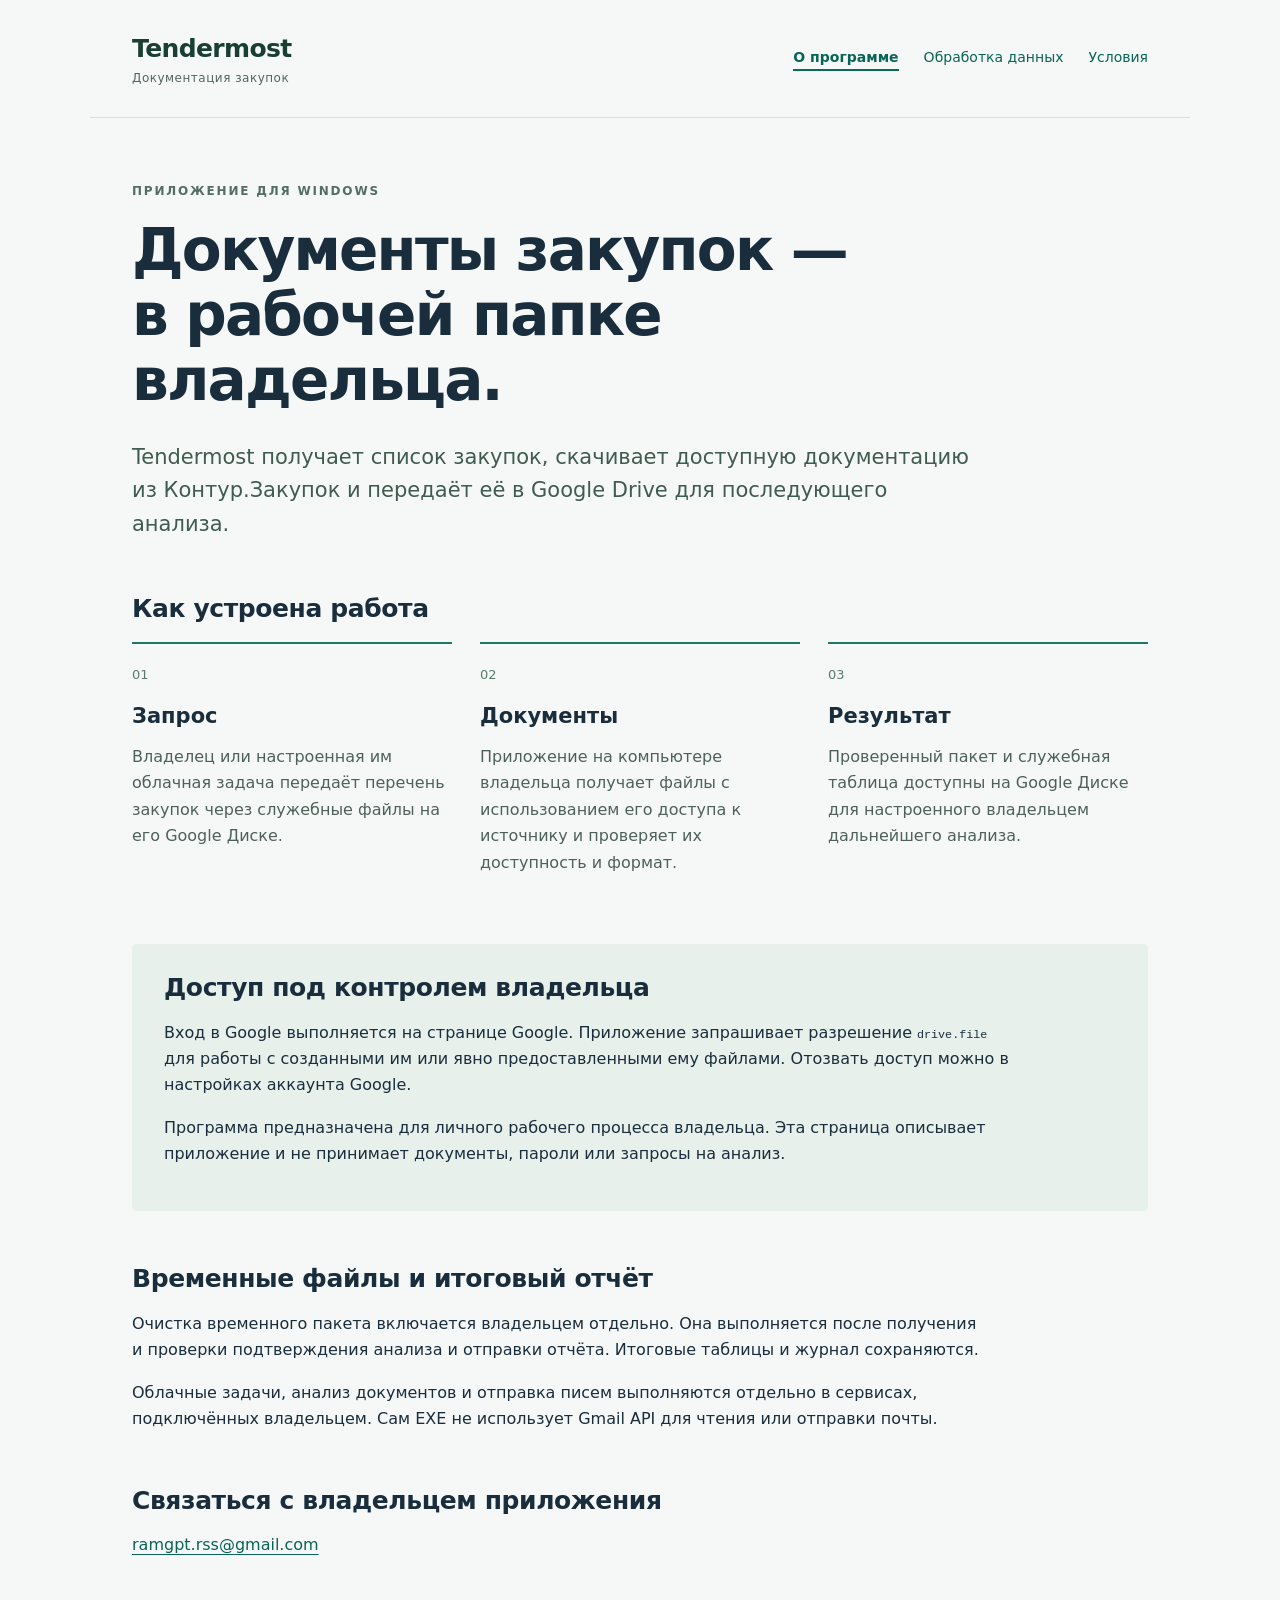
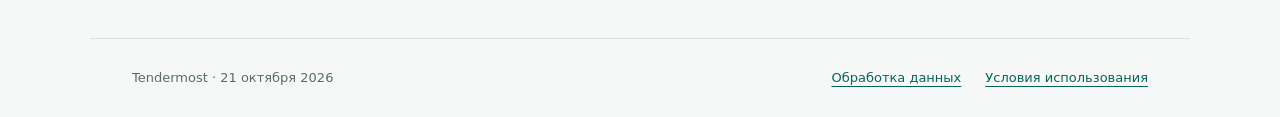
<file: index.html>
<!doctype html>
<html lang="ru"><head><meta charset="utf-8"><meta name="viewport" content="width=device-width,initial-scale=1"><title>Tendermost — документация закупок</title><meta name="description" content="Tendermost — настольное приложение для передачи документации закупок в Google Drive владельца."><link rel="stylesheet" href="style.css"></head>
<body><header><a class="brand" href="index.html">Tendermost<span>Документация закупок</span></a><nav aria-label="Основная навигация"><a aria-current="page" href="index.html">О программе</a><a href="privacy.html">Обработка данных</a><a href="terms.html">Условия</a></nav></header>
<main><p class="eyebrow">Приложение для Windows</p><h1>Документы закупок —<br>в рабочей папке владельца.</h1><p class="lead">Tendermost получает список закупок, скачивает доступную документацию из Контур.Закупок и передаёт её в Google Drive для последующего анализа.</p><section><h2>Как устроена работа</h2><ol class="flow"><li><b>Запрос</b><p>Владелец или настроенная им облачная задача передаёт перечень закупок через служебные файлы на его Google Диске.</p></li><li><b>Документы</b><p>Приложение на компьютере владельца получает файлы с использованием его доступа к источнику и проверяет их доступность и формат.</p></li><li><b>Результат</b><p>Проверенный пакет и служебная таблица доступны на Google Диске для настроенного владельцем дальнейшего анализа.</p></li></ol></section>
<section class="panel"><h2>Доступ под контролем владельца</h2><p>Вход в Google выполняется на странице Google. Приложение запрашивает разрешение <code>drive.file</code> для работы с созданными им или явно предоставленными ему файлами. Отозвать доступ можно в настройках аккаунта Google.</p><p>Программа предназначена для личного рабочего процесса владельца. Эта страница описывает приложение и не принимает документы, пароли или запросы на анализ.</p></section>
<section><h2>Временные файлы и итоговый отчёт</h2><p>Очистка временного пакета включается владельцем отдельно. Она выполняется после получения и проверки подтверждения анализа и отправки отчёта. Итоговые таблицы и журнал сохраняются.</p><p>Облачные задачи, анализ документов и отправка писем выполняются отдельно в сервисах, подключённых владельцем. Сам EXE не использует Gmail API для чтения или отправки почты.</p></section>
<section><h2>Связаться с владельцем приложения</h2><p><a href="mailto:ramgpt.rss@gmail.com">ramgpt.rss@gmail.com</a></p></section></main>
<footer><span>Tendermost · 21 октября 2026</span><a href="privacy.html">Обработка данных</a><a href="terms.html">Условия использования</a></footer></body></html>
</file>
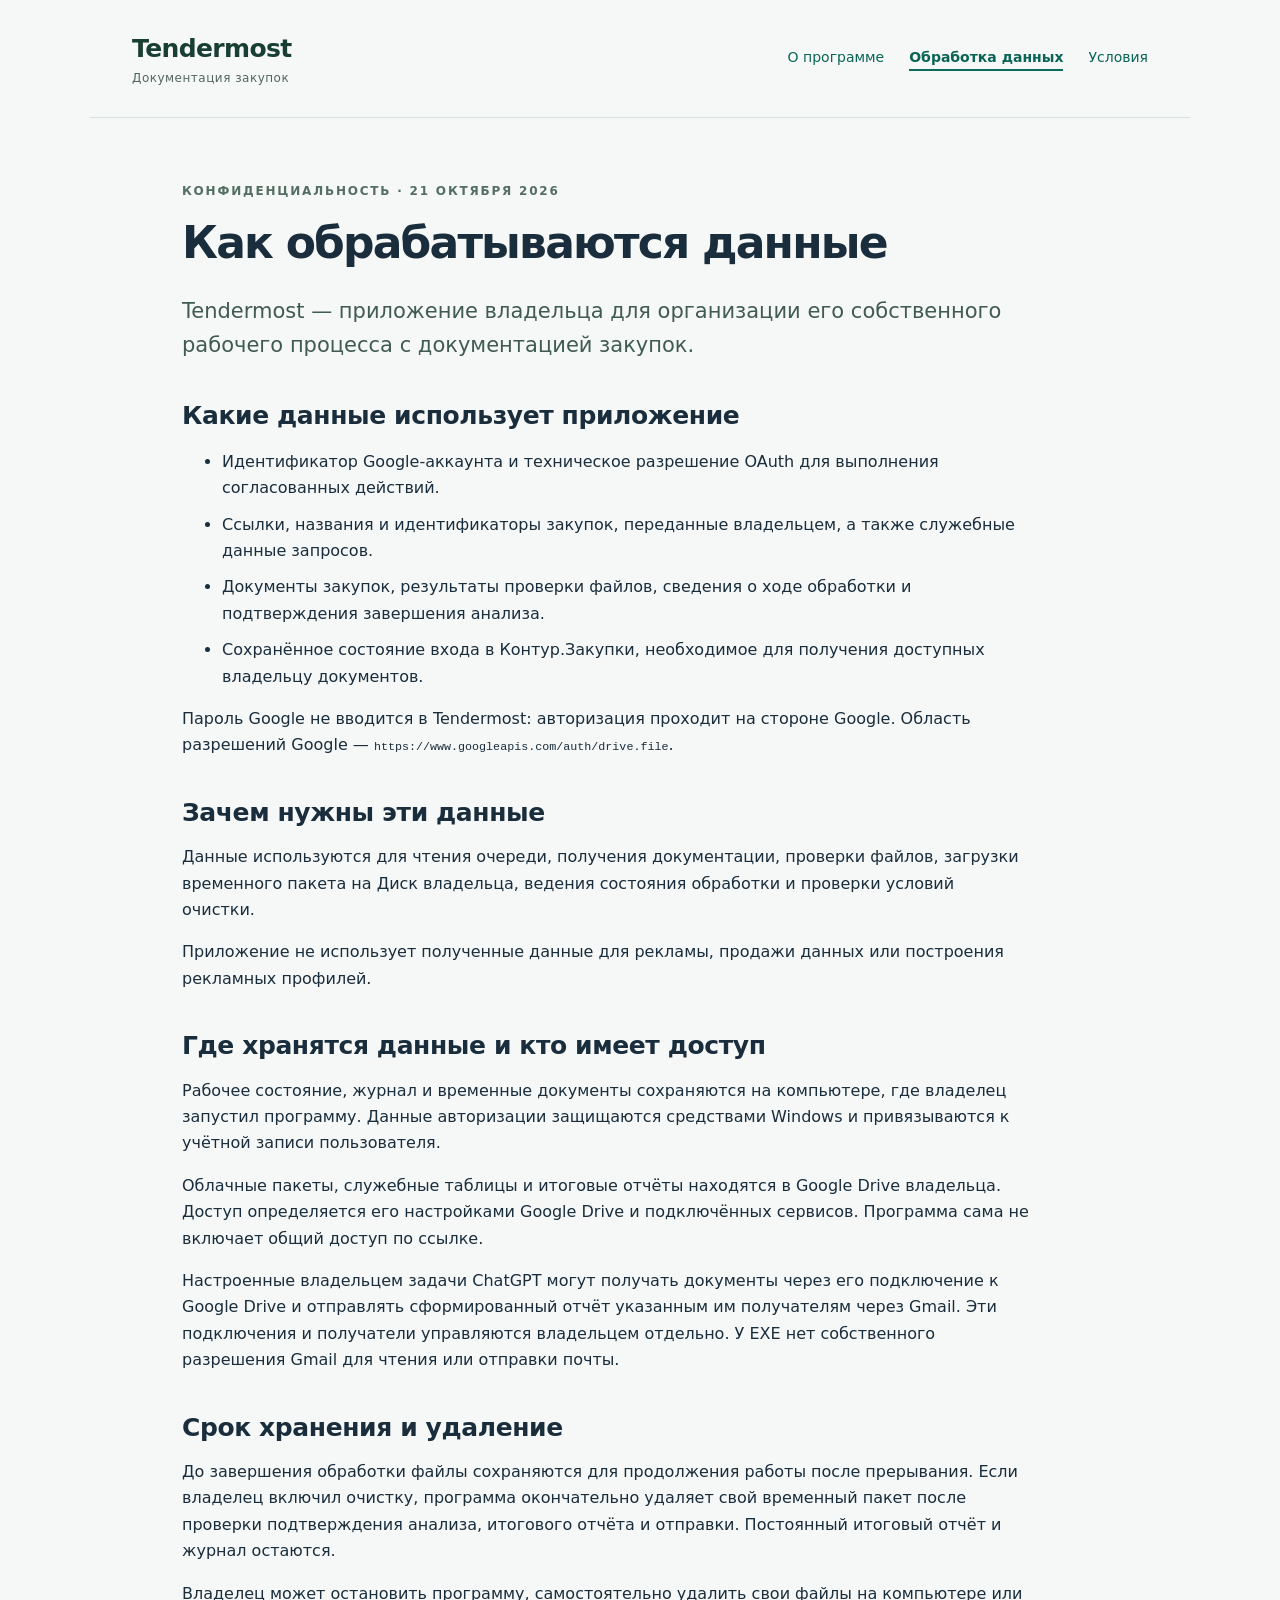
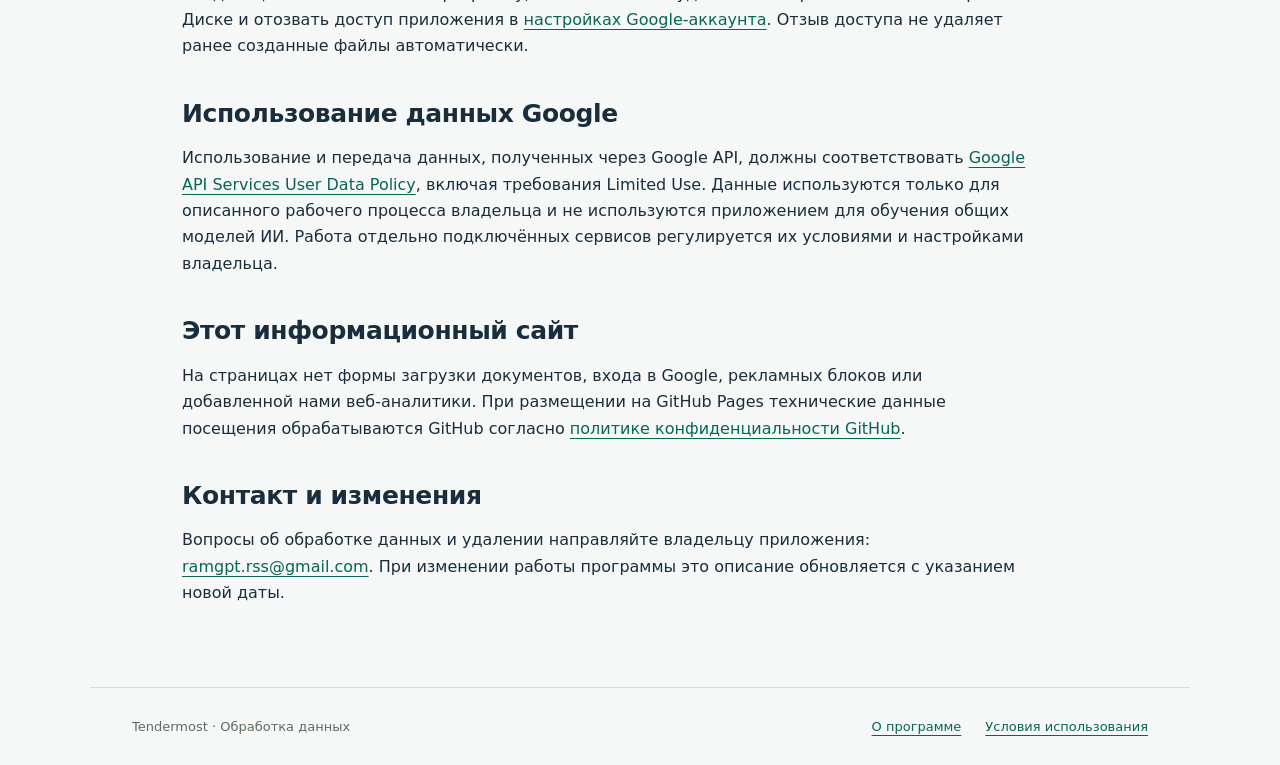
<file: privacy.html>
<!doctype html>
<html lang="ru"><head><meta charset="utf-8"><meta name="viewport" content="width=device-width,initial-scale=1"><title>Обработка данных — Tendermost</title><link rel="stylesheet" href="style.css"></head>
<body><header><a class="brand" href="index.html">Tendermost<span>Документация закупок</span></a><nav aria-label="Основная навигация"><a href="index.html">О программе</a><a aria-current="page" href="privacy.html">Обработка данных</a><a href="terms.html">Условия</a></nav></header>
<main class="document"><p class="eyebrow">Конфиденциальность · 21 октября 2026</p><h1>Как обрабатываются данные</h1><p class="lead">Tendermost — приложение владельца для организации его собственного рабочего процесса с документацией закупок.</p>
<section><h2>Какие данные использует приложение</h2><ul><li>Идентификатор Google-аккаунта и техническое разрешение OAuth для выполнения согласованных действий.</li><li>Ссылки, названия и идентификаторы закупок, переданные владельцем, а также служебные данные запросов.</li><li>Документы закупок, результаты проверки файлов, сведения о ходе обработки и подтверждения завершения анализа.</li><li>Сохранённое состояние входа в Контур.Закупки, необходимое для получения доступных владельцу документов.</li></ul><p>Пароль Google не вводится в Tendermost: авторизация проходит на стороне Google. Область разрешений Google — <code>https://www.googleapis.com/auth/drive.file</code>.</p></section>
<section><h2>Зачем нужны эти данные</h2><p>Данные используются для чтения очереди, получения документации, проверки файлов, загрузки временного пакета на Диск владельца, ведения состояния обработки и проверки условий очистки.</p><p>Приложение не использует полученные данные для рекламы, продажи данных или построения рекламных профилей.</p></section>
<section><h2>Где хранятся данные и кто имеет доступ</h2><p>Рабочее состояние, журнал и временные документы сохраняются на компьютере, где владелец запустил программу. Данные авторизации защищаются средствами Windows и привязываются к учётной записи пользователя.</p><p>Облачные пакеты, служебные таблицы и итоговые отчёты находятся в Google Drive владельца. Доступ определяется его настройками Google Drive и подключённых сервисов. Программа сама не включает общий доступ по ссылке.</p><p>Настроенные владельцем задачи ChatGPT могут получать документы через его подключение к Google Drive и отправлять сформированный отчёт указанным им получателям через Gmail. Эти подключения и получатели управляются владельцем отдельно. У EXE нет собственного разрешения Gmail для чтения или отправки почты.</p></section>
<section><h2>Срок хранения и удаление</h2><p>До завершения обработки файлы сохраняются для продолжения работы после прерывания. Если владелец включил очистку, программа окончательно удаляет свой временный пакет после проверки подтверждения анализа, итогового отчёта и отправки. Постоянный итоговый отчёт и журнал остаются.</p><p>Владелец может остановить программу, самостоятельно удалить свои файлы на компьютере или Диске и отозвать доступ приложения в <a href="https://myaccount.google.com/connections">настройках Google-аккаунта</a>. Отзыв доступа не удаляет ранее созданные файлы автоматически.</p></section>
<section><h2>Использование данных Google</h2><p>Использование и передача данных, полученных через Google API, должны соответствовать <a href="https://developers.google.com/terms/api-services-user-data-policy">Google API Services User Data Policy</a>, включая требования Limited Use. Данные используются только для описанного рабочего процесса владельца и не используются приложением для обучения общих моделей ИИ. Работа отдельно подключённых сервисов регулируется их условиями и настройками владельца.</p></section>
<section><h2>Этот информационный сайт</h2><p>На страницах нет формы загрузки документов, входа в Google, рекламных блоков или добавленной нами веб-аналитики. При размещении на GitHub Pages технические данные посещения обрабатываются GitHub согласно <a href="https://docs.github.com/en/site-policy/privacy-policies/github-general-privacy-statement">политике конфиденциальности GitHub</a>.</p></section>
<section><h2>Контакт и изменения</h2><p>Вопросы об обработке данных и удалении направляйте владельцу приложения: <a href="mailto:ramgpt.rss@gmail.com">ramgpt.rss@gmail.com</a>. При изменении работы программы это описание обновляется с указанием новой даты.</p></section></main>
<footer><span>Tendermost · Обработка данных</span><a href="index.html">О программе</a><a href="terms.html">Условия использования</a></footer></body></html>
</file>
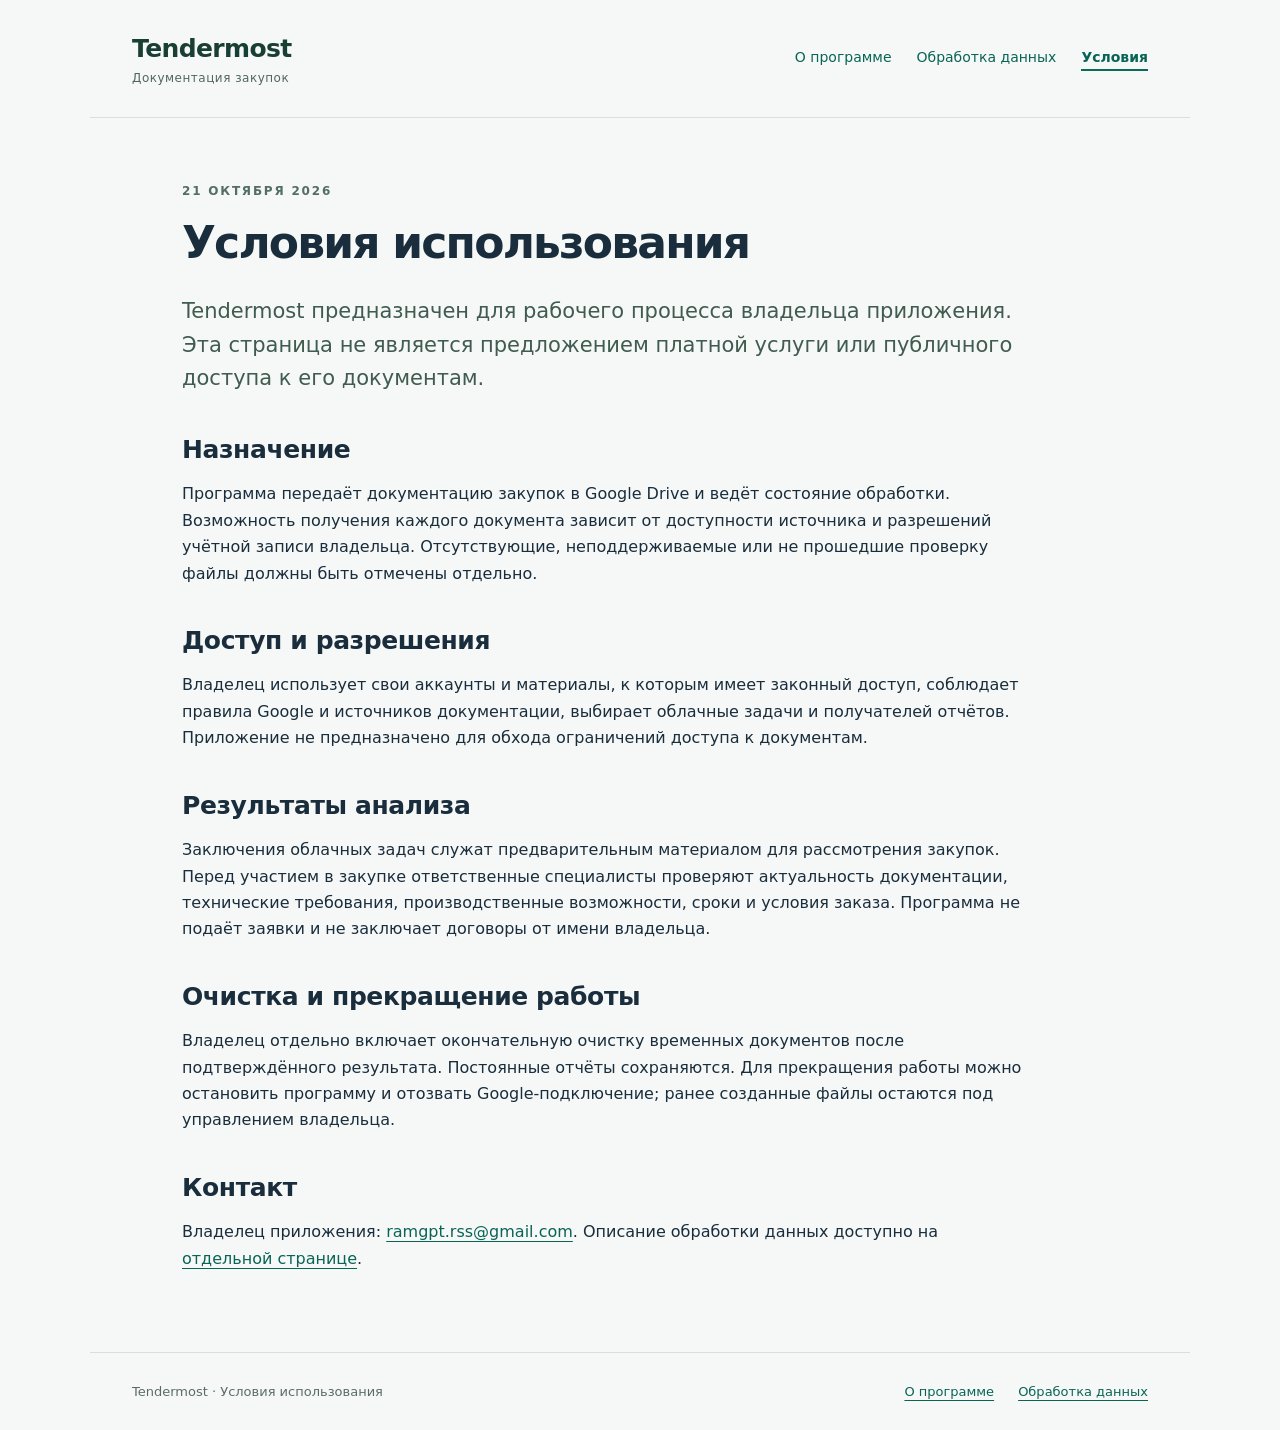
<file: terms.html>
<!doctype html>
<html lang="ru"><head><meta charset="utf-8"><meta name="viewport" content="width=device-width,initial-scale=1"><title>Условия использования — Tendermost</title><link rel="stylesheet" href="style.css"></head>
<body><header><a class="brand" href="index.html">Tendermost<span>Документация закупок</span></a><nav aria-label="Основная навигация"><a href="index.html">О программе</a><a href="privacy.html">Обработка данных</a><a aria-current="page" href="terms.html">Условия</a></nav></header>
<main class="document"><p class="eyebrow">21 октября 2026</p><h1>Условия использования</h1><p class="lead">Tendermost предназначен для рабочего процесса владельца приложения. Эта страница не является предложением платной услуги или публичного доступа к его документам.</p>
<section><h2>Назначение</h2><p>Программа передаёт документацию закупок в Google Drive и ведёт состояние обработки. Возможность получения каждого документа зависит от доступности источника и разрешений учётной записи владельца. Отсутствующие, неподдерживаемые или не прошедшие проверку файлы должны быть отмечены отдельно.</p></section>
<section><h2>Доступ и разрешения</h2><p>Владелец использует свои аккаунты и материалы, к которым имеет законный доступ, соблюдает правила Google и источников документации, выбирает облачные задачи и получателей отчётов. Приложение не предназначено для обхода ограничений доступа к документам.</p></section>
<section><h2>Результаты анализа</h2><p>Заключения облачных задач служат предварительным материалом для рассмотрения закупок. Перед участием в закупке ответственные специалисты проверяют актуальность документации, технические требования, производственные возможности, сроки и условия заказа. Программа не подаёт заявки и не заключает договоры от имени владельца.</p></section>
<section><h2>Очистка и прекращение работы</h2><p>Владелец отдельно включает окончательную очистку временных документов после подтверждённого результата. Постоянные отчёты сохраняются. Для прекращения работы можно остановить программу и отозвать Google-подключение; ранее созданные файлы остаются под управлением владельца.</p></section>
<section><h2>Контакт</h2><p>Владелец приложения: <a href="mailto:ramgpt.rss@gmail.com">ramgpt.rss@gmail.com</a>. Описание обработки данных доступно на <a href="privacy.html">отдельной странице</a>.</p></section></main>
<footer><span>Tendermost · Условия использования</span><a href="index.html">О программе</a><a href="privacy.html">Обработка данных</a></footer></body></html>
</file>
<file: style.css>
:root{font-family:system-ui,-apple-system,"Segoe UI",sans-serif;color:#192d3c;background:#f6f8f7;font-synthesis:none;font-weight:400;line-height:1.65}*{box-sizing:border-box}body{margin:0}a{color:#096456;text-underline-offset:4px}a:hover{color:#03392f}a:focus-visible{outline:3px solid #efb94f;outline-offset:5px}header,main,footer{max-width:1100px;margin:auto;padding:28px 42px}header{display:flex;align-items:center;justify-content:space-between;gap:28px;border-bottom:1px solid #d6e0dc}.brand{font-size:25px;font-weight:750;letter-spacing:-.6px;text-decoration:none;color:#193e34}.brand span{display:block;font-size:12px;letter-spacing:.5px;font-weight:500;color:#52665e}nav{display:flex;gap:25px;font-size:14px}nav a{text-decoration:none}nav [aria-current=page]{font-weight:700;border-bottom:2px solid #0c6b58}main{padding-top:64px;padding-bottom:64px}h1{font-size:clamp(35px,5vw,58px);font-weight:700;line-height:1.12;letter-spacing:-1.8px;max-width:900px;margin:16px 0 28px}h2{font-size:25px;line-height:1.3;letter-spacing:-.4px;margin:0 0 15px}p{margin:0 0 16px}.eyebrow{text-transform:uppercase;font-size:12px;letter-spacing:1.8px;color:#536e62;font-weight:650}.lead{font-size:21px;max-width:850px;color:#405b50;line-height:1.6}section{margin-top:52px}section>p,section>ul{max-width:850px}.flow{list-style:none;counter-reset:step;padding:0;display:grid;grid-template-columns:repeat(3,1fr);gap:28px}.flow li{counter-increment:step;border-top:2px solid #1f7865;padding-top:20px}.flow li:before{content:"0" counter(step);display:block;color:#5a7d6d;font-size:13px;margin-bottom:14px}.flow b{font-size:21px}.flow p{font-size:16px;margin-top:10px;color:#4e6159}.panel{background:#e8f0eb;padding:28px 32px;border-radius:4px}code{font-size:.9em;overflow-wrap:anywhere}footer{font-size:13px;border-top:1px solid #d6e0dc;color:#5b6d63;display:flex;gap:24px;flex-wrap:wrap}footer span{margin-right:auto}.document{max-width:1000px}.document h1{font-size:44px}.document section{margin-top:38px}.document li{margin-bottom:10px}@media(max-width:700px){header,main,footer{padding-left:22px;padding-right:22px}header{align-items:flex-start;flex-direction:column;gap:20px}nav{gap:18px;font-size:13px;flex-wrap:wrap}main{padding-top:38px}.flow{grid-template-columns:1fr;gap:15px}.flow li{padding-top:14px}.panel{padding:24px}h1,.document h1{font-size:36px;letter-spacing:-1px}.lead{font-size:19px}footer{gap:12px}}
</file>
